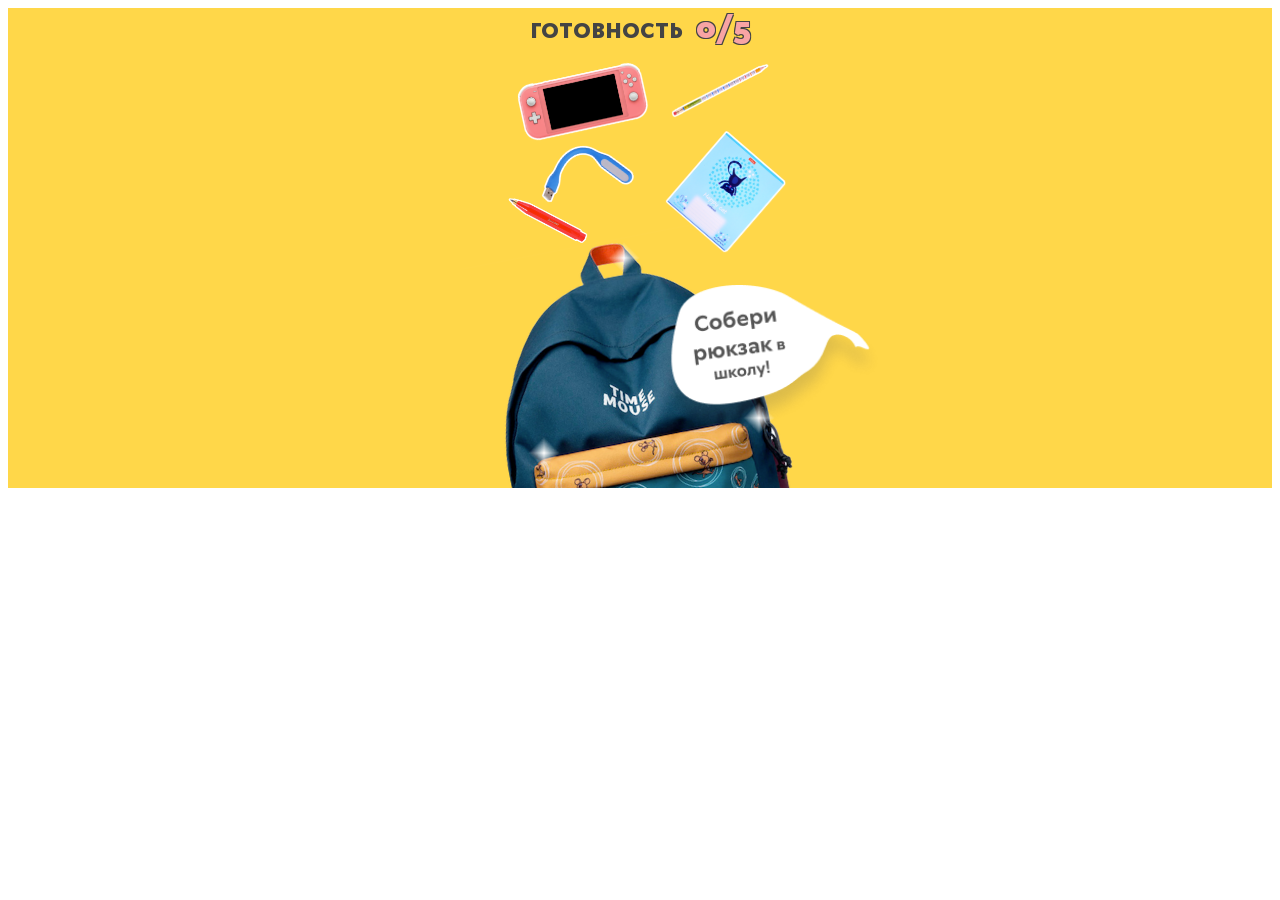
<file: index.html>
<!DOCTYPE html>
<html lang="ru">

<head>
    <meta charset="UTF-8">
    <meta http-equiv="X-UA-Compatible" content="IE=edge">
    <meta name="viewport" content="width=device-width, initial-scale=1.0">
    <title>Mini-game</title>
    <link rel="stylesheet" href="css/style.css">
    <script defer src="main.js"></script>
</head>

<body>
    <div id="game"></div>
</body>

</html>
</file>
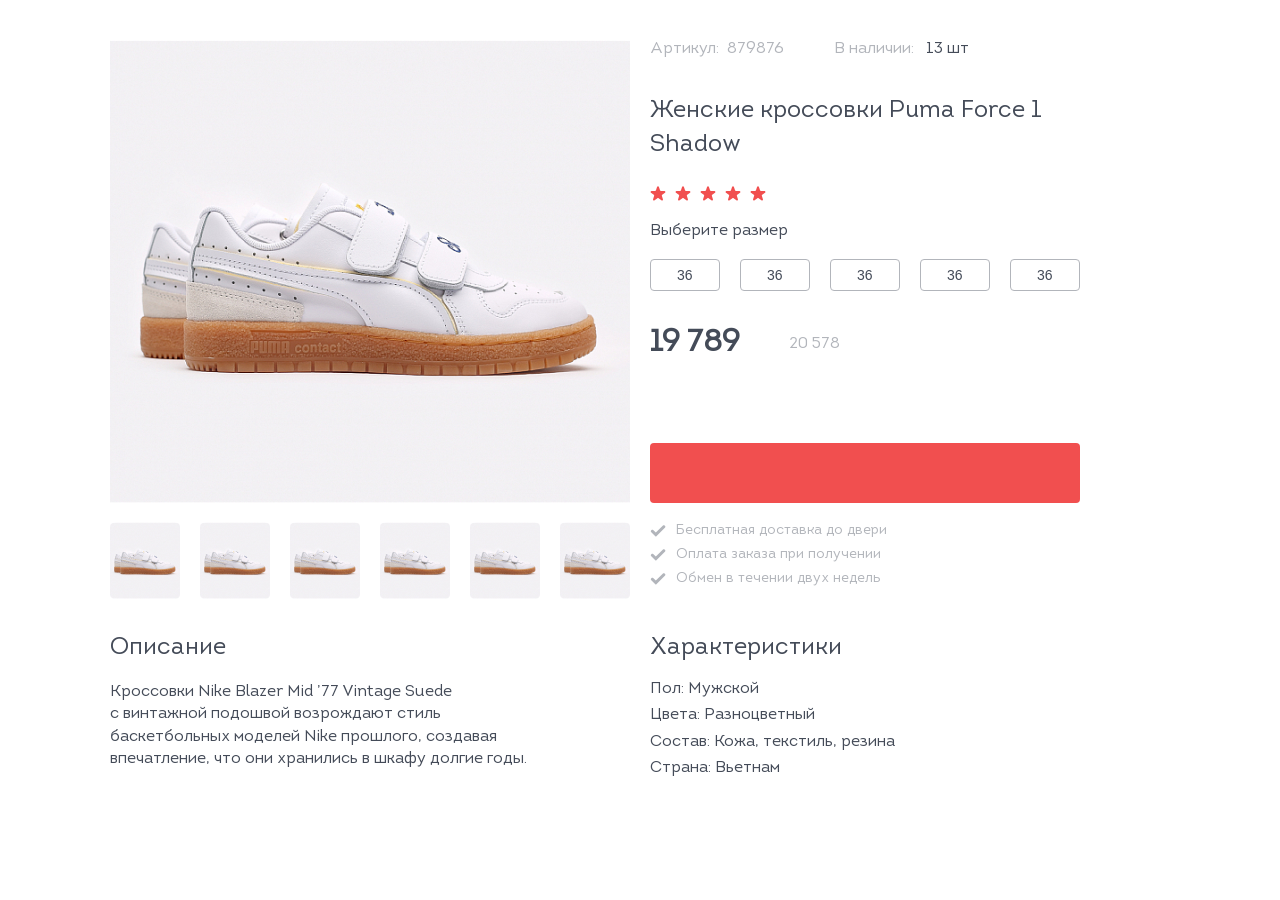
<file: SneakMax YouTube/index.html>
<!DOCTYPE html>
<html lang="ru">

<head>
    <meta charset="UTF-8">
    <meta http-equiv="X-UA-Compatible" content="IE=edge">
    <meta name="viewport" content="width=device-width, initial-scale=1.0">
    <title>SneakMax YouTube</title>
    <link rel="stylesheet" href="css/normalize.css">
    <link rel="stylesheet" href="css/style.css">
</head>

<body>

    <div class="container">

        <article class="product">

            <div class="product__left">
                <img class="product__photo" src="img/sneakers_photo.jpg" alt="Фото товара">
                <ul class="product__colors">
                    <li class="product__colors-item">
                        <img class="product__colors-photo" src="img/sneakers_color_photo.jpg" alt="Цвет товара">
                    </li>
                    <li class="product__colors-item">
                        <img class="product__colors-photo" src="img/sneakers_color_photo.jpg" alt="Цвет товара">
                    </li>
                    <li class="product__colors-item">
                        <img class="product__colors-photo" src="img/sneakers_color_photo.jpg" alt="Цвет товара">
                    </li>
                    <li class="product__colors-item">
                        <img class="product__colors-photo" src="img/sneakers_color_photo.jpg" alt="Цвет товара">
                    </li>
                    <li class="product__colors-item">
                        <img class="product__colors-photo" src="img/sneakers_color_photo.jpg" alt="Цвет товара">
                    </li>
                    <li class="product__colors-item">
                        <img class="product__colors-photo" src="img/sneakers_color_photo.jpg" alt="Цвет товара">
                    </li>
                </ul>
                <div class="product__overview">
                    <h2 class="product__overview-heading">
                        Описание
                    </h2>
                    <p class="product__overview-text">
                        Кроссовки Nike Blazer Mid &rsquo;77 Vintage Suede с&nbsp;винтажной подошвой возрождают стиль
                        баскетбольных
                        моделей Nike прошлого, создавая впечатление, что они хранились в&nbsp;шкафу долгие годы.
                    </p>
                </div>
            </div>

            <div class="product__right">
                <div class="product__article">
                    <p class="product__article-number">
                        Артикул:&nbsp;&nbsp;879876
                    </p>
                    <p class="product__article-text">
                        В наличии:&nbsp;&nbsp; <span>13 шт</span>
                    </p>
                </div>
                <h1 class="product__heading">
                    Женские кроссовки Puma Force&nbsp;1 Shadow
                </h1>
                <ul class="product__rate">
                    <li class="product__rate-item">
                        <svg class="star-icon" width="16" height="15" viewBox="0 0 16 15" fill="none"
                            xmlns="http://www.w3.org/2000/svg">
                            <path
                                d="M7.04894 0.92705C7.3483 0.00573921 8.6517 0.00573969 8.95106 0.92705L10.0206 4.21885C10.1545 4.63087 10.5385 4.90983 10.9717 4.90983H14.4329C15.4016 4.90983 15.8044 6.14945 15.0207 6.71885L12.2205 8.75329C11.87 9.00793 11.7234 9.4593 11.8572 9.87132L12.9268 13.1631C13.2261 14.0844 12.1717 14.8506 11.388 14.2812L8.58778 12.2467C8.2373 11.9921 7.7627 11.9921 7.41221 12.2467L4.61204 14.2812C3.82833 14.8506 2.77385 14.0844 3.0732 13.1631L4.14277 9.87132C4.27665 9.4593 4.12999 9.00793 3.7795 8.75329L0.979333 6.71885C0.195619 6.14945 0.598395 4.90983 1.56712 4.90983H5.02832C5.46154 4.90983 5.8455 4.63087 5.97937 4.21885L7.04894 0.92705Z"
                                fill="#F14F4F" />
                        </svg>
                    </li>
                    <li class="product__rate-item">
                        <svg class="star-icon" width="16" height="15" viewBox="0 0 16 15" fill="none"
                            xmlns="http://www.w3.org/2000/svg">
                            <path
                                d="M7.04894 0.92705C7.3483 0.00573921 8.6517 0.00573969 8.95106 0.92705L10.0206 4.21885C10.1545 4.63087 10.5385 4.90983 10.9717 4.90983H14.4329C15.4016 4.90983 15.8044 6.14945 15.0207 6.71885L12.2205 8.75329C11.87 9.00793 11.7234 9.4593 11.8572 9.87132L12.9268 13.1631C13.2261 14.0844 12.1717 14.8506 11.388 14.2812L8.58778 12.2467C8.2373 11.9921 7.7627 11.9921 7.41221 12.2467L4.61204 14.2812C3.82833 14.8506 2.77385 14.0844 3.0732 13.1631L4.14277 9.87132C4.27665 9.4593 4.12999 9.00793 3.7795 8.75329L0.979333 6.71885C0.195619 6.14945 0.598395 4.90983 1.56712 4.90983H5.02832C5.46154 4.90983 5.8455 4.63087 5.97937 4.21885L7.04894 0.92705Z"
                                fill="#F14F4F" />
                        </svg>
                    </li>
                    <li class="product__rate-item">
                        <svg class="star-icon" width="16" height="15" viewBox="0 0 16 15" fill="none"
                            xmlns="http://www.w3.org/2000/svg">
                            <path
                                d="M7.04894 0.92705C7.3483 0.00573921 8.6517 0.00573969 8.95106 0.92705L10.0206 4.21885C10.1545 4.63087 10.5385 4.90983 10.9717 4.90983H14.4329C15.4016 4.90983 15.8044 6.14945 15.0207 6.71885L12.2205 8.75329C11.87 9.00793 11.7234 9.4593 11.8572 9.87132L12.9268 13.1631C13.2261 14.0844 12.1717 14.8506 11.388 14.2812L8.58778 12.2467C8.2373 11.9921 7.7627 11.9921 7.41221 12.2467L4.61204 14.2812C3.82833 14.8506 2.77385 14.0844 3.0732 13.1631L4.14277 9.87132C4.27665 9.4593 4.12999 9.00793 3.7795 8.75329L0.979333 6.71885C0.195619 6.14945 0.598395 4.90983 1.56712 4.90983H5.02832C5.46154 4.90983 5.8455 4.63087 5.97937 4.21885L7.04894 0.92705Z"
                                fill="#F14F4F" />
                        </svg>
                    </li>
                    <li class="product__rate-item">
                        <svg class="star-icon" width="16" height="15" viewBox="0 0 16 15" fill="none"
                            xmlns="http://www.w3.org/2000/svg">
                            <path
                                d="M7.04894 0.92705C7.3483 0.00573921 8.6517 0.00573969 8.95106 0.92705L10.0206 4.21885C10.1545 4.63087 10.5385 4.90983 10.9717 4.90983H14.4329C15.4016 4.90983 15.8044 6.14945 15.0207 6.71885L12.2205 8.75329C11.87 9.00793 11.7234 9.4593 11.8572 9.87132L12.9268 13.1631C13.2261 14.0844 12.1717 14.8506 11.388 14.2812L8.58778 12.2467C8.2373 11.9921 7.7627 11.9921 7.41221 12.2467L4.61204 14.2812C3.82833 14.8506 2.77385 14.0844 3.0732 13.1631L4.14277 9.87132C4.27665 9.4593 4.12999 9.00793 3.7795 8.75329L0.979333 6.71885C0.195619 6.14945 0.598395 4.90983 1.56712 4.90983H5.02832C5.46154 4.90983 5.8455 4.63087 5.97937 4.21885L7.04894 0.92705Z"
                                fill="#F14F4F" />
                        </svg>
                    </li>
                    <li class="product__rate-item">
                        <svg class="star-icon" width="16" height="15" viewBox="0 0 16 15" fill="none"
                            xmlns="http://www.w3.org/2000/svg">
                            <path
                                d="M7.04894 0.92705C7.3483 0.00573921 8.6517 0.00573969 8.95106 0.92705L10.0206 4.21885C10.1545 4.63087 10.5385 4.90983 10.9717 4.90983H14.4329C15.4016 4.90983 15.8044 6.14945 15.0207 6.71885L12.2205 8.75329C11.87 9.00793 11.7234 9.4593 11.8572 9.87132L12.9268 13.1631C13.2261 14.0844 12.1717 14.8506 11.388 14.2812L8.58778 12.2467C8.2373 11.9921 7.7627 11.9921 7.41221 12.2467L4.61204 14.2812C3.82833 14.8506 2.77385 14.0844 3.0732 13.1631L4.14277 9.87132C4.27665 9.4593 4.12999 9.00793 3.7795 8.75329L0.979333 6.71885C0.195619 6.14945 0.598395 4.90983 1.56712 4.90983H5.02832C5.46154 4.90983 5.8455 4.63087 5.97937 4.21885L7.04894 0.92705Z"
                                fill="#F14F4F" />
                        </svg>
                    </li>
                </ul>
                <p class="product__size-choosing">
                    Выберите размер
                </p>
                <ul class="product__size">
                    <li class="product__size-item">
                        <button class="size-btn">
                            36
                        </button>
                    </li>
                    <li class="product__size-item">
                        <button class="size-btn">
                            36
                        </button>
                    </li>
                    <li class="product__size-item">
                        <button class="size-btn">
                            36
                        </button>
                    </li>
                    <li class="product__size-item">
                        <button class="size-btn">
                            36
                        </button>
                    </li>
                    <li class="product__size-item">
                        <button class="size-btn">
                            36
                        </button>
                    </li>
                </ul>
                <div class="product__price">
                    <p class="product__price-actual">19&nbsp;789</p>
                    <p class="product__price-old">20&nbsp;578</p>
                </div>
                <button class="btn"></button>
                <ul class="product__advantages">
                    <li class="product__advantages-item">
                        <svg class="check-icon" width="16" height="12" viewBox="0 0 16 12" fill="none"
                            xmlns="http://www.w3.org/2000/svg">
                            <path
                                d="M6.35996 11.3038C6.21972 11.4442 6.02847 11.5227 5.82972 11.5227C5.63097 11.5227 5.43972 11.4442 5.29947 11.3038L1.06498 7.08415C0.625477 6.64627 0.625477 5.9364 1.06498 5.49927L1.59522 4.97098C2.03472 4.5331 2.74647 4.5331 3.18597 4.97098L5.82972 7.60497L12.9735 0.487588C13.4129 0.0497102 14.1254 0.0497102 14.5642 0.487588L15.0944 1.01588C15.5339 1.45376 15.5339 2.16363 15.0944 2.60076L6.35996 11.3038Z"
                                fill="#B2B5BB" />
                        </svg>
                        <p class="product__advantages-text">
                            Бесплатная доставка до&nbsp;двери
                        </p>
                    </li>
                    <li class="product__advantages-item">
                        <svg class="check-icon" width="16" height="12" viewBox="0 0 16 12" fill="none"
                            xmlns="http://www.w3.org/2000/svg">
                            <path
                                d="M6.35996 11.3038C6.21972 11.4442 6.02847 11.5227 5.82972 11.5227C5.63097 11.5227 5.43972 11.4442 5.29947 11.3038L1.06498 7.08415C0.625477 6.64627 0.625477 5.9364 1.06498 5.49927L1.59522 4.97098C2.03472 4.5331 2.74647 4.5331 3.18597 4.97098L5.82972 7.60497L12.9735 0.487588C13.4129 0.0497102 14.1254 0.0497102 14.5642 0.487588L15.0944 1.01588C15.5339 1.45376 15.5339 2.16363 15.0944 2.60076L6.35996 11.3038Z"
                                fill="#B2B5BB" />
                        </svg>
                        <p class="product__advantages-text">
                            Оплата заказа при получении
                        </p>
                    </li>
                    <li class="product__advantages-item">
                        <svg class="check-icon" width="16" height="12" viewBox="0 0 16 12" fill="none"
                            xmlns="http://www.w3.org/2000/svg">
                            <path
                                d="M6.35996 11.3038C6.21972 11.4442 6.02847 11.5227 5.82972 11.5227C5.63097 11.5227 5.43972 11.4442 5.29947 11.3038L1.06498 7.08415C0.625477 6.64627 0.625477 5.9364 1.06498 5.49927L1.59522 4.97098C2.03472 4.5331 2.74647 4.5331 3.18597 4.97098L5.82972 7.60497L12.9735 0.487588C13.4129 0.0497102 14.1254 0.0497102 14.5642 0.487588L15.0944 1.01588C15.5339 1.45376 15.5339 2.16363 15.0944 2.60076L6.35996 11.3038Z"
                                fill="#B2B5BB" />
                        </svg>
                        <p class="product__advantages-text">
                            Обмен в&nbsp;течении двух недель
                        </p>
                    </li>
                </ul>
                <div class="product__characters">
                    <h2 class="product__characters-heading">
                        Характеристики
                    </h2>
                    <ul class="product__characters-list">
                        <li class="product__characters-item">
                            <p class="product__characters-text">Пол: Мужской</p>
                        </li>
                        <li class="product__characters-item">
                            <p class="product__characters-text">Цвета: Разноцветный</p>
                        </li>
                        <li class="product__characters-item">
                            <p class="product__characters-text">Состав: Кожа, текстиль, резина</p>
                        </li>
                        <li class="product__characters-item">
                            <p class="product__characters-text">Страна: Вьетнам</p>
                        </li>
                    </ul>
                </div>
            </div>

        </article>

    </div>

</body>

</html>
</file>
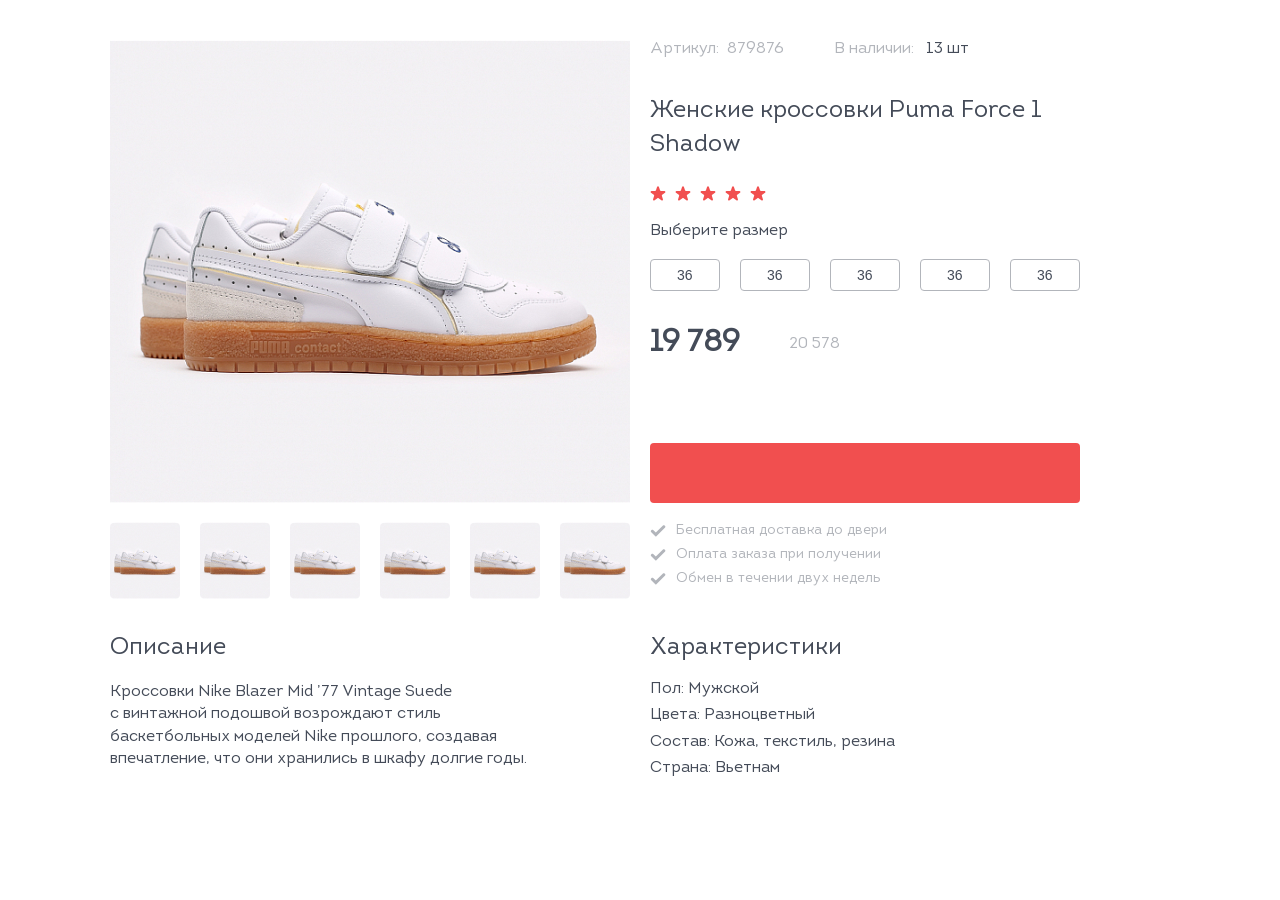
<file: SneakMax YouTube/flexbox.html>
<!DOCTYPE html>
<html lang="ru">

<head>
    <meta charset="UTF-8">
    <meta http-equiv="X-UA-Compatible" content="IE=edge">
    <meta name="viewport" content="width=device-width, initial-scale=1.0">
    <title>SneakMax YouTube</title>
    <link rel="stylesheet" href="css/normalize.css">
    <link rel="stylesheet" href="css/flexbox.css">
</head>

<body>

    <div class="container">

        <article class="product">

            <div class="product__left">
                <img class="product__photo" src="img/sneakers_photo.jpg" alt="Фото товара">
                <ul class="product__colors">
                    <li class="product__colors-item">
                        <img class="product__colors-photo" src="img/sneakers_color_photo.jpg" alt="Цвет товара">
                    </li>
                    <li class="product__colors-item">
                        <img class="product__colors-photo" src="img/sneakers_color_photo.jpg" alt="Цвет товара">
                    </li>
                    <li class="product__colors-item">
                        <img class="product__colors-photo" src="img/sneakers_color_photo.jpg" alt="Цвет товара">
                    </li>
                    <li class="product__colors-item">
                        <img class="product__colors-photo" src="img/sneakers_color_photo.jpg" alt="Цвет товара">
                    </li>
                    <li class="product__colors-item">
                        <img class="product__colors-photo" src="img/sneakers_color_photo.jpg" alt="Цвет товара">
                    </li>
                    <li class="product__colors-item">
                        <img class="product__colors-photo" src="img/sneakers_color_photo.jpg" alt="Цвет товара">
                    </li>
                </ul>
                <div class="product__overview">
                    <h2 class="product__overview-heading">
                        Описание
                    </h2>
                    <p class="product__overview-text">
                        Кроссовки Nike Blazer Mid &rsquo;77 Vintage Suede с&nbsp;винтажной подошвой возрождают стиль
                        баскетбольных
                        моделей Nike прошлого, создавая впечатление, что они хранились в&nbsp;шкафу долгие годы.
                    </p>
                </div>
            </div>

            <div class="product__right">
                <div class="product__article">
                    <p class="product__article-number">
                        Артикул:&nbsp;&nbsp;879876
                    </p>
                    <p class="product__article-text">
                        В наличии:&nbsp;&nbsp; <span>13 шт</span>
                    </p>
                </div>
                <h1 class="product__heading">
                    Женские кроссовки Puma Force&nbsp;1 Shadow
                </h1>
                <ul class="product__rate">
                    <li class="product__rate-item">
                        <svg class="star-icon" width="16" height="15" viewBox="0 0 16 15" fill="none"
                            xmlns="http://www.w3.org/2000/svg">
                            <path
                                d="M7.04894 0.92705C7.3483 0.00573921 8.6517 0.00573969 8.95106 0.92705L10.0206 4.21885C10.1545 4.63087 10.5385 4.90983 10.9717 4.90983H14.4329C15.4016 4.90983 15.8044 6.14945 15.0207 6.71885L12.2205 8.75329C11.87 9.00793 11.7234 9.4593 11.8572 9.87132L12.9268 13.1631C13.2261 14.0844 12.1717 14.8506 11.388 14.2812L8.58778 12.2467C8.2373 11.9921 7.7627 11.9921 7.41221 12.2467L4.61204 14.2812C3.82833 14.8506 2.77385 14.0844 3.0732 13.1631L4.14277 9.87132C4.27665 9.4593 4.12999 9.00793 3.7795 8.75329L0.979333 6.71885C0.195619 6.14945 0.598395 4.90983 1.56712 4.90983H5.02832C5.46154 4.90983 5.8455 4.63087 5.97937 4.21885L7.04894 0.92705Z"
                                fill="#F14F4F" />
                        </svg>
                    </li>
                    <li class="product__rate-item">
                        <svg class="star-icon" width="16" height="15" viewBox="0 0 16 15" fill="none"
                            xmlns="http://www.w3.org/2000/svg">
                            <path
                                d="M7.04894 0.92705C7.3483 0.00573921 8.6517 0.00573969 8.95106 0.92705L10.0206 4.21885C10.1545 4.63087 10.5385 4.90983 10.9717 4.90983H14.4329C15.4016 4.90983 15.8044 6.14945 15.0207 6.71885L12.2205 8.75329C11.87 9.00793 11.7234 9.4593 11.8572 9.87132L12.9268 13.1631C13.2261 14.0844 12.1717 14.8506 11.388 14.2812L8.58778 12.2467C8.2373 11.9921 7.7627 11.9921 7.41221 12.2467L4.61204 14.2812C3.82833 14.8506 2.77385 14.0844 3.0732 13.1631L4.14277 9.87132C4.27665 9.4593 4.12999 9.00793 3.7795 8.75329L0.979333 6.71885C0.195619 6.14945 0.598395 4.90983 1.56712 4.90983H5.02832C5.46154 4.90983 5.8455 4.63087 5.97937 4.21885L7.04894 0.92705Z"
                                fill="#F14F4F" />
                        </svg>
                    </li>
                    <li class="product__rate-item">
                        <svg class="star-icon" width="16" height="15" viewBox="0 0 16 15" fill="none"
                            xmlns="http://www.w3.org/2000/svg">
                            <path
                                d="M7.04894 0.92705C7.3483 0.00573921 8.6517 0.00573969 8.95106 0.92705L10.0206 4.21885C10.1545 4.63087 10.5385 4.90983 10.9717 4.90983H14.4329C15.4016 4.90983 15.8044 6.14945 15.0207 6.71885L12.2205 8.75329C11.87 9.00793 11.7234 9.4593 11.8572 9.87132L12.9268 13.1631C13.2261 14.0844 12.1717 14.8506 11.388 14.2812L8.58778 12.2467C8.2373 11.9921 7.7627 11.9921 7.41221 12.2467L4.61204 14.2812C3.82833 14.8506 2.77385 14.0844 3.0732 13.1631L4.14277 9.87132C4.27665 9.4593 4.12999 9.00793 3.7795 8.75329L0.979333 6.71885C0.195619 6.14945 0.598395 4.90983 1.56712 4.90983H5.02832C5.46154 4.90983 5.8455 4.63087 5.97937 4.21885L7.04894 0.92705Z"
                                fill="#F14F4F" />
                        </svg>
                    </li>
                    <li class="product__rate-item">
                        <svg class="star-icon" width="16" height="15" viewBox="0 0 16 15" fill="none"
                            xmlns="http://www.w3.org/2000/svg">
                            <path
                                d="M7.04894 0.92705C7.3483 0.00573921 8.6517 0.00573969 8.95106 0.92705L10.0206 4.21885C10.1545 4.63087 10.5385 4.90983 10.9717 4.90983H14.4329C15.4016 4.90983 15.8044 6.14945 15.0207 6.71885L12.2205 8.75329C11.87 9.00793 11.7234 9.4593 11.8572 9.87132L12.9268 13.1631C13.2261 14.0844 12.1717 14.8506 11.388 14.2812L8.58778 12.2467C8.2373 11.9921 7.7627 11.9921 7.41221 12.2467L4.61204 14.2812C3.82833 14.8506 2.77385 14.0844 3.0732 13.1631L4.14277 9.87132C4.27665 9.4593 4.12999 9.00793 3.7795 8.75329L0.979333 6.71885C0.195619 6.14945 0.598395 4.90983 1.56712 4.90983H5.02832C5.46154 4.90983 5.8455 4.63087 5.97937 4.21885L7.04894 0.92705Z"
                                fill="#F14F4F" />
                        </svg>
                    </li>
                    <li class="product__rate-item">
                        <svg class="star-icon" width="16" height="15" viewBox="0 0 16 15" fill="none"
                            xmlns="http://www.w3.org/2000/svg">
                            <path
                                d="M7.04894 0.92705C7.3483 0.00573921 8.6517 0.00573969 8.95106 0.92705L10.0206 4.21885C10.1545 4.63087 10.5385 4.90983 10.9717 4.90983H14.4329C15.4016 4.90983 15.8044 6.14945 15.0207 6.71885L12.2205 8.75329C11.87 9.00793 11.7234 9.4593 11.8572 9.87132L12.9268 13.1631C13.2261 14.0844 12.1717 14.8506 11.388 14.2812L8.58778 12.2467C8.2373 11.9921 7.7627 11.9921 7.41221 12.2467L4.61204 14.2812C3.82833 14.8506 2.77385 14.0844 3.0732 13.1631L4.14277 9.87132C4.27665 9.4593 4.12999 9.00793 3.7795 8.75329L0.979333 6.71885C0.195619 6.14945 0.598395 4.90983 1.56712 4.90983H5.02832C5.46154 4.90983 5.8455 4.63087 5.97937 4.21885L7.04894 0.92705Z"
                                fill="#F14F4F" />
                        </svg>
                    </li>
                </ul>
                <p class="product__size-choosing">
                    Выберите размер
                </p>
                <ul class="product__size">
                    <li class="product__size-item">
                        <button class="size-btn">
                            36
                        </button>
                    </li>
                    <li class="product__size-item">
                        <button class="size-btn">
                            36
                        </button>
                    </li>
                    <li class="product__size-item">
                        <button class="size-btn">
                            36
                        </button>
                    </li>
                    <li class="product__size-item">
                        <button class="size-btn">
                            36
                        </button>
                    </li>
                    <li class="product__size-item">
                        <button class="size-btn">
                            36
                        </button>
                    </li>
                </ul>
                <div class="product__price">
                    <p class="product__price-actual">19&nbsp;789</p>
                    <p class="product__price-old">20&nbsp;578</p>
                </div>
                <button class="btn"></button>
                <ul class="product__advantages">
                    <li class="product__advantages-item">
                        <svg class="check-icon" width="16" height="12" viewBox="0 0 16 12" fill="none"
                            xmlns="http://www.w3.org/2000/svg">
                            <path
                                d="M6.35996 11.3038C6.21972 11.4442 6.02847 11.5227 5.82972 11.5227C5.63097 11.5227 5.43972 11.4442 5.29947 11.3038L1.06498 7.08415C0.625477 6.64627 0.625477 5.9364 1.06498 5.49927L1.59522 4.97098C2.03472 4.5331 2.74647 4.5331 3.18597 4.97098L5.82972 7.60497L12.9735 0.487588C13.4129 0.0497102 14.1254 0.0497102 14.5642 0.487588L15.0944 1.01588C15.5339 1.45376 15.5339 2.16363 15.0944 2.60076L6.35996 11.3038Z"
                                fill="#B2B5BB" />
                        </svg>
                        <p class="product__advantages-text">
                            Бесплатная доставка до&nbsp;двери
                        </p>
                    </li>
                    <li class="product__advantages-item">
                        <svg class="check-icon" width="16" height="12" viewBox="0 0 16 12" fill="none"
                            xmlns="http://www.w3.org/2000/svg">
                            <path
                                d="M6.35996 11.3038C6.21972 11.4442 6.02847 11.5227 5.82972 11.5227C5.63097 11.5227 5.43972 11.4442 5.29947 11.3038L1.06498 7.08415C0.625477 6.64627 0.625477 5.9364 1.06498 5.49927L1.59522 4.97098C2.03472 4.5331 2.74647 4.5331 3.18597 4.97098L5.82972 7.60497L12.9735 0.487588C13.4129 0.0497102 14.1254 0.0497102 14.5642 0.487588L15.0944 1.01588C15.5339 1.45376 15.5339 2.16363 15.0944 2.60076L6.35996 11.3038Z"
                                fill="#B2B5BB" />
                        </svg>
                        <p class="product__advantages-text">
                            Оплата заказа при получении
                        </p>
                    </li>
                    <li class="product__advantages-item">
                        <svg class="check-icon" width="16" height="12" viewBox="0 0 16 12" fill="none"
                            xmlns="http://www.w3.org/2000/svg">
                            <path
                                d="M6.35996 11.3038C6.21972 11.4442 6.02847 11.5227 5.82972 11.5227C5.63097 11.5227 5.43972 11.4442 5.29947 11.3038L1.06498 7.08415C0.625477 6.64627 0.625477 5.9364 1.06498 5.49927L1.59522 4.97098C2.03472 4.5331 2.74647 4.5331 3.18597 4.97098L5.82972 7.60497L12.9735 0.487588C13.4129 0.0497102 14.1254 0.0497102 14.5642 0.487588L15.0944 1.01588C15.5339 1.45376 15.5339 2.16363 15.0944 2.60076L6.35996 11.3038Z"
                                fill="#B2B5BB" />
                        </svg>
                        <p class="product__advantages-text">
                            Обмен в&nbsp;течении двух недель
                        </p>
                    </li>
                </ul>
                <div class="product__characters">
                    <h2 class="product__characters-heading">
                        Характеристики
                    </h2>
                    <ul class="product__characters-list">
                        <li class="product__characters-item">
                            <p class="product__characters-text">Пол: Мужской</p>
                        </li>
                        <li class="product__characters-item">
                            <p class="product__characters-text">Цвета: Разноцветный</p>
                        </li>
                        <li class="product__characters-item">
                            <p class="product__characters-text">Состав: Кожа, текстиль, резина</p>
                        </li>
                        <li class="product__characters-item">
                            <p class="product__characters-text">Страна: Вьетнам</p>
                        </li>
                    </ul>
                </div>
            </div>

        </article>

    </div>

</body>

</html>
</file>
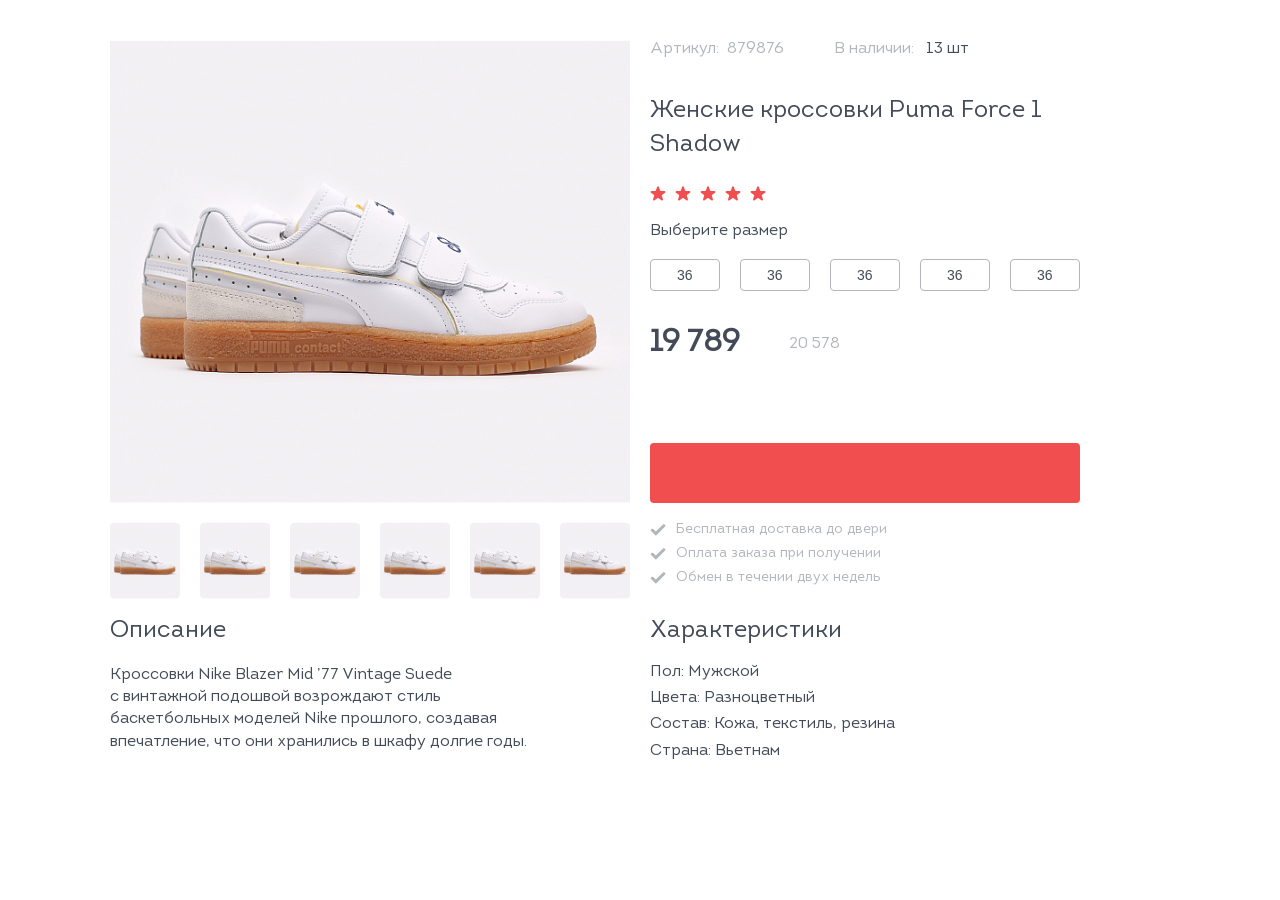
<file: SneakMax YouTube/grid.html>
<!DOCTYPE html>
<html lang="ru">

<head>
    <meta charset="UTF-8">
    <meta http-equiv="X-UA-Compatible" content="IE=edge">
    <meta name="viewport" content="width=device-width, initial-scale=1.0">
    <title>SneakMax YouTube</title>
    <link rel="stylesheet" href="css/normalize.css">
    <link rel="stylesheet" href="css/grid.css">
</head>

<body>

<div class="grid">
    <div class="grid-item">
        <img class="product__photo" src="img/sneakers_photo.jpg" alt="Фото товара">
    </div>
    <div class="grid-item">
        <div class="product__article">
            <p class="product__article-number">
                Артикул:&nbsp;&nbsp;879876
            </p>
            <p class="product__article-text">
                В наличии:&nbsp;&nbsp; <span>13 шт</span>
            </p>
        </div>
        <h1 class="product__heading">
            Женские кроссовки Puma Force&nbsp;1 Shadow
        </h1>
        <ul class="product__rate">
            <li class="product__rate-item">
                <svg class="star-icon" width="16" height="15" viewBox="0 0 16 15" fill="none"
                    xmlns="http://www.w3.org/2000/svg">
                    <path
                        d="M7.04894 0.92705C7.3483 0.00573921 8.6517 0.00573969 8.95106 0.92705L10.0206 4.21885C10.1545 4.63087 10.5385 4.90983 10.9717 4.90983H14.4329C15.4016 4.90983 15.8044 6.14945 15.0207 6.71885L12.2205 8.75329C11.87 9.00793 11.7234 9.4593 11.8572 9.87132L12.9268 13.1631C13.2261 14.0844 12.1717 14.8506 11.388 14.2812L8.58778 12.2467C8.2373 11.9921 7.7627 11.9921 7.41221 12.2467L4.61204 14.2812C3.82833 14.8506 2.77385 14.0844 3.0732 13.1631L4.14277 9.87132C4.27665 9.4593 4.12999 9.00793 3.7795 8.75329L0.979333 6.71885C0.195619 6.14945 0.598395 4.90983 1.56712 4.90983H5.02832C5.46154 4.90983 5.8455 4.63087 5.97937 4.21885L7.04894 0.92705Z"
                        fill="#F14F4F" />
                </svg>
            </li>
            <li class="product__rate-item">
                <svg class="star-icon" width="16" height="15" viewBox="0 0 16 15" fill="none"
                    xmlns="http://www.w3.org/2000/svg">
                    <path
                        d="M7.04894 0.92705C7.3483 0.00573921 8.6517 0.00573969 8.95106 0.92705L10.0206 4.21885C10.1545 4.63087 10.5385 4.90983 10.9717 4.90983H14.4329C15.4016 4.90983 15.8044 6.14945 15.0207 6.71885L12.2205 8.75329C11.87 9.00793 11.7234 9.4593 11.8572 9.87132L12.9268 13.1631C13.2261 14.0844 12.1717 14.8506 11.388 14.2812L8.58778 12.2467C8.2373 11.9921 7.7627 11.9921 7.41221 12.2467L4.61204 14.2812C3.82833 14.8506 2.77385 14.0844 3.0732 13.1631L4.14277 9.87132C4.27665 9.4593 4.12999 9.00793 3.7795 8.75329L0.979333 6.71885C0.195619 6.14945 0.598395 4.90983 1.56712 4.90983H5.02832C5.46154 4.90983 5.8455 4.63087 5.97937 4.21885L7.04894 0.92705Z"
                        fill="#F14F4F" />
                </svg>
            </li>
            <li class="product__rate-item">
                <svg class="star-icon" width="16" height="15" viewBox="0 0 16 15" fill="none"
                    xmlns="http://www.w3.org/2000/svg">
                    <path
                        d="M7.04894 0.92705C7.3483 0.00573921 8.6517 0.00573969 8.95106 0.92705L10.0206 4.21885C10.1545 4.63087 10.5385 4.90983 10.9717 4.90983H14.4329C15.4016 4.90983 15.8044 6.14945 15.0207 6.71885L12.2205 8.75329C11.87 9.00793 11.7234 9.4593 11.8572 9.87132L12.9268 13.1631C13.2261 14.0844 12.1717 14.8506 11.388 14.2812L8.58778 12.2467C8.2373 11.9921 7.7627 11.9921 7.41221 12.2467L4.61204 14.2812C3.82833 14.8506 2.77385 14.0844 3.0732 13.1631L4.14277 9.87132C4.27665 9.4593 4.12999 9.00793 3.7795 8.75329L0.979333 6.71885C0.195619 6.14945 0.598395 4.90983 1.56712 4.90983H5.02832C5.46154 4.90983 5.8455 4.63087 5.97937 4.21885L7.04894 0.92705Z"
                        fill="#F14F4F" />
                </svg>
            </li>
            <li class="product__rate-item">
                <svg class="star-icon" width="16" height="15" viewBox="0 0 16 15" fill="none"
                    xmlns="http://www.w3.org/2000/svg">
                    <path
                        d="M7.04894 0.92705C7.3483 0.00573921 8.6517 0.00573969 8.95106 0.92705L10.0206 4.21885C10.1545 4.63087 10.5385 4.90983 10.9717 4.90983H14.4329C15.4016 4.90983 15.8044 6.14945 15.0207 6.71885L12.2205 8.75329C11.87 9.00793 11.7234 9.4593 11.8572 9.87132L12.9268 13.1631C13.2261 14.0844 12.1717 14.8506 11.388 14.2812L8.58778 12.2467C8.2373 11.9921 7.7627 11.9921 7.41221 12.2467L4.61204 14.2812C3.82833 14.8506 2.77385 14.0844 3.0732 13.1631L4.14277 9.87132C4.27665 9.4593 4.12999 9.00793 3.7795 8.75329L0.979333 6.71885C0.195619 6.14945 0.598395 4.90983 1.56712 4.90983H5.02832C5.46154 4.90983 5.8455 4.63087 5.97937 4.21885L7.04894 0.92705Z"
                        fill="#F14F4F" />
                </svg>
            </li>
            <li class="product__rate-item">
                <svg class="star-icon" width="16" height="15" viewBox="0 0 16 15" fill="none"
                    xmlns="http://www.w3.org/2000/svg">
                    <path
                        d="M7.04894 0.92705C7.3483 0.00573921 8.6517 0.00573969 8.95106 0.92705L10.0206 4.21885C10.1545 4.63087 10.5385 4.90983 10.9717 4.90983H14.4329C15.4016 4.90983 15.8044 6.14945 15.0207 6.71885L12.2205 8.75329C11.87 9.00793 11.7234 9.4593 11.8572 9.87132L12.9268 13.1631C13.2261 14.0844 12.1717 14.8506 11.388 14.2812L8.58778 12.2467C8.2373 11.9921 7.7627 11.9921 7.41221 12.2467L4.61204 14.2812C3.82833 14.8506 2.77385 14.0844 3.0732 13.1631L4.14277 9.87132C4.27665 9.4593 4.12999 9.00793 3.7795 8.75329L0.979333 6.71885C0.195619 6.14945 0.598395 4.90983 1.56712 4.90983H5.02832C5.46154 4.90983 5.8455 4.63087 5.97937 4.21885L7.04894 0.92705Z"
                        fill="#F14F4F" />
                </svg>
            </li>
        </ul>
        <p class="product__size-choosing">
            Выберите размер
        </p>
        <ul class="product__size">
            <li class="product__size-item">
                <button class="size-btn">
                    36
                </button>
            </li>
            <li class="product__size-item">
                <button class="size-btn">
                    36
                </button>
            </li>
            <li class="product__size-item">
                <button class="size-btn">
                    36
                </button>
            </li>
            <li class="product__size-item">
                <button class="size-btn">
                    36
                </button>
            </li>
            <li class="product__size-item">
                <button class="size-btn">
                    36
                </button>
            </li>
        </ul>
        <div class="product__price">
            <p class="product__price-actual">19&nbsp;789</p>
            <p class="product__price-old">20&nbsp;578</p>
        </div>
        <button class="btn"></button>
    </div>
    <div class="grid-item">
        <ul class="product__colors">
            <li class="product__colors-item">
                <img class="product__colors-photo" src="img/sneakers_color_photo.jpg" alt="Цвет товара">
            </li>
            <li class="product__colors-item">
                <img class="product__colors-photo" src="img/sneakers_color_photo.jpg" alt="Цвет товара">
            </li>
            <li class="product__colors-item">
                <img class="product__colors-photo" src="img/sneakers_color_photo.jpg" alt="Цвет товара">
            </li>
            <li class="product__colors-item">
                <img class="product__colors-photo" src="img/sneakers_color_photo.jpg" alt="Цвет товара">
            </li>
            <li class="product__colors-item">
                <img class="product__colors-photo" src="img/sneakers_color_photo.jpg" alt="Цвет товара">
            </li>
            <li class="product__colors-item">
                <img class="product__colors-photo" src="img/sneakers_color_photo.jpg" alt="Цвет товара">
            </li>
        </ul>
    </div>
    <div class="grid-item">
        <ul class="product__advantages">
            <li class="product__advantages-item">
                <svg class="check-icon" width="16" height="12" viewBox="0 0 16 12" fill="none"
                    xmlns="http://www.w3.org/2000/svg">
                    <path
                        d="M6.35996 11.3038C6.21972 11.4442 6.02847 11.5227 5.82972 11.5227C5.63097 11.5227 5.43972 11.4442 5.29947 11.3038L1.06498 7.08415C0.625477 6.64627 0.625477 5.9364 1.06498 5.49927L1.59522 4.97098C2.03472 4.5331 2.74647 4.5331 3.18597 4.97098L5.82972 7.60497L12.9735 0.487588C13.4129 0.0497102 14.1254 0.0497102 14.5642 0.487588L15.0944 1.01588C15.5339 1.45376 15.5339 2.16363 15.0944 2.60076L6.35996 11.3038Z"
                        fill="#B2B5BB" />
                </svg>
                <p class="product__advantages-text">
                    Бесплатная доставка до&nbsp;двери
                </p>
            </li>
            <li class="product__advantages-item">
                <svg class="check-icon" width="16" height="12" viewBox="0 0 16 12" fill="none"
                    xmlns="http://www.w3.org/2000/svg">
                    <path
                        d="M6.35996 11.3038C6.21972 11.4442 6.02847 11.5227 5.82972 11.5227C5.63097 11.5227 5.43972 11.4442 5.29947 11.3038L1.06498 7.08415C0.625477 6.64627 0.625477 5.9364 1.06498 5.49927L1.59522 4.97098C2.03472 4.5331 2.74647 4.5331 3.18597 4.97098L5.82972 7.60497L12.9735 0.487588C13.4129 0.0497102 14.1254 0.0497102 14.5642 0.487588L15.0944 1.01588C15.5339 1.45376 15.5339 2.16363 15.0944 2.60076L6.35996 11.3038Z"
                        fill="#B2B5BB" />
                </svg>
                <p class="product__advantages-text">
                    Оплата заказа при получении
                </p>
            </li>
            <li class="product__advantages-item">
                <svg class="check-icon" width="16" height="12" viewBox="0 0 16 12" fill="none"
                    xmlns="http://www.w3.org/2000/svg">
                    <path
                        d="M6.35996 11.3038C6.21972 11.4442 6.02847 11.5227 5.82972 11.5227C5.63097 11.5227 5.43972 11.4442 5.29947 11.3038L1.06498 7.08415C0.625477 6.64627 0.625477 5.9364 1.06498 5.49927L1.59522 4.97098C2.03472 4.5331 2.74647 4.5331 3.18597 4.97098L5.82972 7.60497L12.9735 0.487588C13.4129 0.0497102 14.1254 0.0497102 14.5642 0.487588L15.0944 1.01588C15.5339 1.45376 15.5339 2.16363 15.0944 2.60076L6.35996 11.3038Z"
                        fill="#B2B5BB" />
                </svg>
                <p class="product__advantages-text">
                    Обмен в&nbsp;течении двух недель
                </p>
            </li>
        </ul>
    </div>
    <div class="grid-item">
        <div class="product__overview">
            <h2 class="product__overview-heading">
                Описание
            </h2>
            <p class="product__overview-text">
                Кроссовки Nike Blazer Mid &rsquo;77 Vintage Suede с&nbsp;винтажной подошвой возрождают стиль
                баскетбольных
                моделей Nike прошлого, создавая впечатление, что они хранились в&nbsp;шкафу долгие годы.
            </p>
        </div>
    </div>
    <div class="grid-item">
        <div class="product__characters">
            <h2 class="product__characters-heading">
                Характеристики
            </h2>
            <ul class="product__characters-list">
                <li class="product__characters-item">
                    <p class="product__characters-text">Пол: Мужской</p>
                </li>
                <li class="product__characters-item">
                    <p class="product__characters-text">Цвета: Разноцветный</p>
                </li>
                <li class="product__characters-item">
                    <p class="product__characters-text">Состав: Кожа, текстиль, резина</p>
                </li>
                <li class="product__characters-item">
                    <p class="product__characters-text">Страна: Вьетнам</p>
                </li>
            </ul>
        </div>
    </div>
</div>

</body>

</html>
</file>
<file: css/style.css>
@font-face {
  font-family: 'TT Wellingtons';
  src: url('../fonts/TTWellingtons-Black.woff2') format('woff2');
  font-display: swap;
  font-style: normal;
}

:root {
  --font-family: 'TT Wellingtons', sans-serif;
}

* {
  box-sizing: border-box;
}

body {
  min-width: 320px;
  font-family: 'TTWellingtons';
}

.game-container {
  position: relative;
  display: flex;
  flex-direction: column;
  align-items: center;
  justify-content: flex-start;
  margin: 0 auto;
  height: 480px;
  background-color: #ffd749;
  overflow: hidden;
}

.game-counter {
  display: flex;
  align-items: baseline;
  margin-bottom: 10px;
  animation: fade-in 0.7s linear 1;
  animation-fill-mode: forwards;
}

.game-counter__text {
  margin-right: 13px;
  font-family: var(--font-family);
  font-weight: 900;
  font-size: 20px;
  text-align: center;
  color: #444;
}

.game-counter__meaning {
  font-family: var(--font-family);
  font-weight: 900;
  font-size: 30px;
  text-align: center;
  color: #f8a4a4;
  text-shadow: 1px 1px 0 #454444, -1px 1px 0 #454444, -1px -1px 0 #454444,
    1px -1px 0 #454444;
}

.game-items {
  position: relative;
  width: 278.67px;
  height: 194.96px;
}

.nintendo-img {
  position: absolute;
  display: block;
  top: 13px;
  left: 19px;
  width: 126px;
  height: 58px;
  background-image: url('../img/nintendo.png');
  background-size: contain;
  background-repeat: no-repeat;
  z-index: 10;
  animation: bounce-in-nintendo 1s ease 1;
  animation-fill-mode: forwards;
}

.nintendo-img:hover {
  cursor: pointer;
}

.pencil-img {
  position: absolute;
  display: block;
  top: -16px;
  left: 190px;
  width: 58px;
  height: 94px;
  background-image: url('../img/pencil.png');
  background-size: contain;
  background-repeat: no-repeat;
  z-index: 10;
  animation: bounce-in-pencil 1s ease 1;
  animation-fill-mode: forwards;
}

.pencil-img:hover {
  cursor: pointer;
}

.usb-img {
  position: absolute;
  display: block;
  top: 74px;
  left: 51px;
  width: 62px;
  height: 88px;
  background-image: url('../img/usb.png');
  background-size: contain;
  background-repeat: no-repeat;
  z-index: 10;
  animation: bounce-in-usb 1s ease 1;
  animation-fill-mode: forwards;
}

.usb-img:hover {
  cursor: pointer;
}

.notebook-img {
  position: absolute;
  display: block;
  top: 85px;
  left: 185px;
  width: 80px;
  height: 94px;
  background-image: url('../img/notebook.png');
  background-size: contain;
  background-repeat: no-repeat;
  z-index: 10;
  animation: bounce-in-notebook 1s ease 1;
  animation-fill-mode: forwards;
}

.notebook-img:hover {
  cursor: pointer;
}

.pen-img {
  position: absolute;
  display: block;
  top: 122px;
  left: 23px;
  width: 48px;
  height: 77px;
  background-image: url('../img/pen.png');
  background-size: contain;
  background-repeat: no-repeat;
  z-index: 10;
  animation: bounce-in-pen 1s ease 1;
  animation-fill-mode: forwards;
}

.pen-img:hover {
  cursor: pointer;
}

.clicked-item {
  opacity: 0.2;
  pointer-events: none;
  cursor: default;
}

.backpack-img {
  position: absolute;
  display: block;
  top: 120px;
  width: 292px;
  height: 383px;
  background-image: url('../img/backpack.png');
  background-size: contain;
  background-repeat: no-repeat;
  z-index: 0;
  animation: fade-inDown-backpack 1s ease 1;
  animation-fill-mode: forwards;
}

.backpack-img__reverse {
  position: absolute;
  display: block;
  top: 230px;
  width: 292px;
  height: 383px;
  background-image: url('../img/backpack.png');
  background-size: contain;
  background-repeat: no-repeat;
  z-index: 0;
  animation: fade-inUp-backpack 1s ease 1;
  animation-fill-mode: forwards;
}

.task-img {
  position: absolute;
  display: block;
  top: 225px;
  left: 155px;
  width: 290px;
  height: 150px;
  background-image: url('../img/task-text.png');
  background-size: contain;
  background-repeat: no-repeat;
  z-index: 1;
  animation: shake-task 1s ease 1;
  animation-fill-mode: forwards;
}

.blick1-img,
.blick2-img,
.blick3-img {
  position: absolute;
  display: block;
  width: 156px;
  height: 156px;
  background-image: url('../img/blick.png');
  background-size: contain;
  background-repeat: no-repeat;
  z-index: 3;
  animation: fade-in-blink 2s ease 1;
  animation-fill-mode: forwards;
}

.blick1-img {
  top: 120px;
  left: 45px;
}

.blick2-img {
  top: 315px;
  left: -35px;
}

.blick3-img {
  top: 280px;
  left: 180px;
}

.hidden {
  animation: fade-out 0.3s linear 1;
  animation-fill-mode: forwards;
}

.endgame-text {
  display: block;
  margin: 0 auto;
  margin-top: 25px;
  width: 178px;
  height: 84px;
  font-family: var(--font-family);
  font-weight: 900;
  font-size: 30px;
  text-align: center;
  color: #444;
  z-index: 35;
  animation: fade-in 0.7s linear 1;
  animation-fill-mode: forwards;
}

.restart-btn {
  position: absolute;
  padding: 10px 10px;
  top: 393px;
  border-radius: 10px;
  border: none;
  font-family: var(--font-family);
  font-weight: 900;
  font-size: 20px;
  text-align: center;
  color: #ffd749;
  text-shadow: 1px 1px 0 #000, -1px 1px 0 #000, -1px -1px 0 #000,
    1px -1px 0 #000;
  z-index: 30;
  animation: fade-inUp-btn 0.8s ease 1;
  animation-fill-mode: forwards;
}

.restart-btn:hover {
  cursor: pointer;
}



/* Анимации */

@keyframes bounce-in-nintendo {
  0% {
    opacity: 0;
    transform: scale(0.3);
  }
  50% {
    opacity: 1;
    transform: scale(1.05);
  }
  70% {
    transform: scale(0.9);
  }
  100% {
    transform: scale(1);
    transform: rotate(-12.21deg);
  }
}

@keyframes bounce-in-pencil {
  0% {
    opacity: 0;
    transform: scale(0.3);
  }
  50% {
    opacity: 1;
    transform: scale(1.05);
  }
  70% {
    transform: scale(0.9);
  }
  100% {
    transform: scale(1);
    transform: rotate(92.72deg);
  }
}

@keyframes bounce-in-usb {
  0% {
    opacity: 0;
    transform: scale(0.3);
  }
  50% {
    opacity: 1;
    transform: scale(1.05);
  }
  70% {
    transform: scale(0.9);
  }
  100% {
    transform: scale(1);
    transform: rotate(55.68deg);
  }
}

@keyframes bounce-in-notebook {
  0% {
    opacity: 0;
    transform: scale(0.3);
  }
  50% {
    opacity: 1;
    transform: scale(1.05);
  }
  70% {
    transform: scale(0.9);
  }
  100% {
    transform: scale(1);
    transform: rotate(40.82deg);
  }
}

@keyframes bounce-in-pen {
  0% {
    opacity: 0;
    transform: scale(0.3);
  }
  50% {
    opacity: 1;
    transform: scale(1.05);
    transform: rotate(117.55deg);
  }
  70% {
    transform: scale(0.9);
    transform: rotate(107.55deg);
  }
  100% {
    transform: scale(1);
    transform: rotate(87.55deg);
  }
}

@keyframes fade-inDown-backpack {
  0% {
    opacity: 0;
  }
  100% {
    opacity: 1;
    top: 230px;
    transform: rotate(-10.92deg);
  }
}

@keyframes fade-inUp-backpack {
  0% {
    scale: 0.9;
    transform: rotate(-10.92deg);
  }
  100% {
    transform: translateY(-110px);
  }
}

@keyframes shake-task {
  0% {
    opacity: 0;
  }
  50% {
    transform: rotate(-15deg);
  }
  100% {
    opacity: 1;
  }
}

@keyframes fade-out {
  from {
    opacity: 1;
  }
  to {
    opacity: 0;
  }
}

@keyframes fade-in {
  from {
    opacity: 0;
  }
  to {
    opacity: 1;
  }
}

@keyframes fade-inUp-btn {
  0% {
    transform: translateY(110px);
  }
  100% {
    transform: translateY(0);
  }
}

@keyframes fade-in-blink {
  0% {
    opacity: 0;
  }
  100% {
    opacity: 1;
  }
}
</file>
<file: SneakMax YouTube/css/style.css>
@font-face {
  font-family: 'Intro';
  src: url('../fonts/Intro-Book.woff') format('woff');
  font-display: swap;
  font-weight: 400;
  font-style: normal;
}

* {
  box-sizing: border-box;
}

body {
  min-width: 320px;
  font-family: 'Muller', 'OpenSans', sans-serif;
}

img {
  max-width: 100%;
}

h1,
h2,
p {
  margin: 0;
  font-family: 'Intro';
}

ul {
  padding: 0;
  margin: 0;
  list-style: none;
}

button {
  padding: 0;
  border: none;
  background-color: transparent;
  cursor: pointer;
}

.container {
  max-width: 1110px;
  margin: 0 auto;
}

:root {
  --accent: #f14f4f;
  --text: #444b58;
  --gray: #b2b5bb;
}

.product {
  display: flex;
  flex-direction: row;
  padding: 40px 25px;
}

.product__left {
  display: flex;
  flex-direction: column;
  margin-right: 20px;
  max-width: 520px;
}

.product__photo {
  margin-bottom: 19px;
}

.product__colors {
  display: flex;
  flex-direction: row;
  justify-content: space-between;
  margin-bottom: 32px;
}

.product__overview {
  width: 520px;
}

.product__overview-heading {
  margin-bottom: 18px;
  font-weight: 400;
  font-size: 24px;
  color: var(--text);
}

.product__overview-text {
  max-width: 430px;
  font-weight: 400;
  font-size: 16px;
  line-height: 140%;
  color: var(--text);
}

.product__right {
  display: flex;
  flex-direction: column;
  max-width: 430px;
}

.product__article {
  display: flex;
  flex-direction: row;
  margin-bottom: 37px;
}

.product__article-number {
  margin-right: 50px;
  font-weight: 400;
  font-size: 16px;
  color: var(--gray);
}

.product__article-text {
  font-weight: 400;
  font-size: 16px;
  color: var(--gray);
}

.product__article-text span {
  font-weight: 400;
  font-size: 16px;
  color: var(--text);
}

.product__heading {
  margin-bottom: 23px;
  font-weight: 400;
  font-size: 24px;
  line-height: 140%;
  color: var(--text);
}

.product__rate {
  display: flex;
  flex-direction: row;
  justify-content: space-between;
  margin-bottom: 17px;
  width: 116px;
}

.product__size-choosing {
  margin-bottom: 19px;
  font-weight: 400;
  font-size: 16px;
  color: var(--text);
}

.product__size {
  display: flex;
  flex-direction: row;
  justify-content: space-between;
  margin-bottom: 36px;
}

.size-btn {
  display: flex;
  align-items: center;
  border: 1px solid var(--gray);
  border-radius: 4px;
  padding: 10px 26px;
  width: 70px;
  height: 32px;
  font-weight: 400;
  font-size: 14px;
  color: var(--text);
}

.product__price {
  display: flex;
  flex-direction: row;
  align-items: center;
  margin-bottom: 81px;
}

.product__price-actual {
  margin-right: 50px;
  font-weight: 700;
  font-size: 30px;
  color: var(--text);
}

.product__price-old {
  font-weight: 400;
  font-size: 16px;
  color: var(--gray);
}

.btn {
  display: flex;
  align-items: center;
  margin-bottom: 20px;
  border-radius: 4px;
  padding: 22px 47px;
  width: 430px;
  height: 60px;
  background: var(--accent);
}

.product__advantages {
  margin-bottom: 48px;
}

.product__advantages-item {
  display: flex;
  flex-direction: row;
  align-items: center;
}

.product__advantages-item:not(:last-child) {
  margin-bottom: 8px;
}

.check-icon {
  margin-right: 10px;
}

.product__advantages-text {
  font-weight: 400;
  font-size: 14px;
  color: var(--gray);
}

.product__characters-heading {
  margin-bottom: 17px;
  font-weight: 400;
  font-size: 24px;
  color: var(--text);
}

.product__characters-item:not(:last-child) {
  margin-bottom: 8px;
}

.product__characters-text {
  font-weight: 400;
  font-size: 16px;
  color: var(--text);
}
</file>
<file: SneakMax YouTube/css/flexbox.css>
@font-face {
  font-family: 'Intro';
  src: url('../fonts/Intro-Book.woff') format('woff');
  font-display: swap;
  font-weight: 400;
  font-style: normal;
}

* {
  box-sizing: border-box;
}

body {
  min-width: 320px;
  font-family: 'Muller', 'OpenSans', sans-serif;
}

img {
  max-width: 100%;
}

h1,
h2,
p {
  margin: 0;
  font-family: 'Intro';
}

ul {
  padding: 0;
  margin: 0;
  list-style: none;
}

button {
  padding: 0;
  border: none;
  background-color: transparent;
  cursor: pointer;
}

.container {
  max-width: 1110px;
  margin: 0 auto;
}

:root {
  --accent: #f14f4f;
  --text: #444b58;
  --gray: #b2b5bb;
}

.product {
  display: flex;
  flex-direction: row;
  padding: 40px 25px;
}

.product__left {
  display: flex;
  flex-direction: column;
  margin-right: 20px;
  max-width: 520px;
}

.product__photo {
  margin-bottom: 19px;
}

.product__colors {
  display: flex;
  flex-direction: row;
  justify-content: space-between;
  margin-bottom: 32px;
}

.product__overview {
  width: 520px;
}

.product__overview-heading {
  margin-bottom: 18px;
  font-weight: 400;
  font-size: 24px;
  color: var(--text);
}

.product__overview-text {
  max-width: 430px;
  font-weight: 400;
  font-size: 16px;
  line-height: 140%;
  color: var(--text);
}

.product__right {
  display: flex;
  flex-direction: column;
  max-width: 430px;
}

.product__article {
  display: flex;
  flex-direction: row;
  margin-bottom: 37px;
}

.product__article-number {
  margin-right: 50px;
  font-weight: 400;
  font-size: 16px;
  color: var(--gray);
}

.product__article-text {
  font-weight: 400;
  font-size: 16px;
  color: var(--gray);
}

.product__article-text span {
  font-weight: 400;
  font-size: 16px;
  color: var(--text);
}

.product__heading {
  margin-bottom: 23px;
  font-weight: 400;
  font-size: 24px;
  line-height: 140%;
  color: var(--text);
}

.product__rate {
  display: flex;
  flex-direction: row;
  justify-content: space-between;
  margin-bottom: 17px;
  width: 116px;
}

.product__size-choosing {
  margin-bottom: 19px;
  font-weight: 400;
  font-size: 16px;
  color: var(--text);
}

.product__size {
  display: flex;
  flex-direction: row;
  justify-content: space-between;
  margin-bottom: 36px;
}

.size-btn {
  display: flex;
  align-items: center;
  border: 1px solid var(--gray);
  border-radius: 4px;
  padding: 10px 26px;
  width: 70px;
  height: 32px;
  font-weight: 400;
  font-size: 14px;
  color: var(--text);
}

.product__price {
  display: flex;
  flex-direction: row;
  align-items: center;
  margin-bottom: 81px;
}

.product__price-actual {
  margin-right: 50px;
  font-weight: 700;
  font-size: 30px;
  color: var(--text);
}

.product__price-old {
  font-weight: 400;
  font-size: 16px;
  color: var(--gray);
}

.btn {
  display: flex;
  align-items: center;
  margin-bottom: 20px;
  border-radius: 4px;
  padding: 22px 47px;
  width: 430px;
  height: 60px;
  background: var(--accent);
}

.product__advantages {
  margin-bottom: 48px;
}

.product__advantages-item {
  display: flex;
  flex-direction: row;
  align-items: center;
}

.product__advantages-item:not(:last-child) {
  margin-bottom: 8px;
}

.check-icon {
  margin-right: 10px;
}

.product__advantages-text {
  font-weight: 400;
  font-size: 14px;
  color: var(--gray);
}

.product__characters-heading {
  margin-bottom: 17px;
  font-weight: 400;
  font-size: 24px;
  color: var(--text);
}

.product__characters-item:not(:last-child) {
  margin-bottom: 8px;
}

.product__characters-text {
  font-weight: 400;
  font-size: 16px;
  color: var(--text);
}
</file>
<file: SneakMax YouTube/css/grid.css>
@font-face {
  font-family: 'Intro';
  src: url('../fonts/Intro-Book.woff') format('woff');
  font-display: swap;
  font-weight: 400;
  font-style: normal;
}

* {
  box-sizing: border-box;
}

body {
  min-width: 320px;
  font-family: 'Muller', 'OpenSans', sans-serif;
}

img {
  max-width: 100%;
}

h1,
h2,
p {
  margin: 0;
  font-family: 'Intro';
}

ul {
  padding: 0;
  margin: 0;
  list-style: none;
}

button {
  padding: 0;
  border: none;
  background-color: transparent;
  cursor: pointer;
}

:root {
  --accent: #f14f4f;
  --text: #444b58;
  --gray: #b2b5bb;
}

.grid {
  max-width: 1110px;
  margin: 0 auto;
  padding: 40px 25px;
  display: grid;
  grid-template-columns: 520px 430px;
  grid-template-rows: 462px 76px 130px;
  gap: 20px;
}

.product__article {
    display: flex;
    flex-direction: row;
    margin-bottom: 37px;
  }
  
  .product__article-number {
    margin-right: 50px;
    font-weight: 400;
    font-size: 16px;
    color: var(--gray);
  }
  
  .product__article-text {
    font-weight: 400;
    font-size: 16px;
    color: var(--gray);
  }
  
  .product__article-text span {
    font-weight: 400;
    font-size: 16px;
    color: var(--text);
  }
  
  .product__heading {
    margin-bottom: 23px;
    font-weight: 400;
    font-size: 24px;
    line-height: 140%;
    color: var(--text);
  }
  
  .product__rate {
    display: flex;
    flex-direction: row;
    justify-content: space-between;
    margin-bottom: 17px;
    width: 116px;
  }
  
  .product__size-choosing {
    margin-bottom: 19px;
    font-weight: 400;
    font-size: 16px;
    color: var(--text);
  }
  
  .product__size {
    display: flex;
    flex-direction: row;
    justify-content: space-between;
    margin-bottom: 36px;
  }
  
  .size-btn {
    display: flex;
    align-items: center;
    border: 1px solid var(--gray);
    border-radius: 4px;
    padding: 10px 26px;
    width: 70px;
    height: 32px;
    font-weight: 400;
    font-size: 14px;
    color: var(--text);
  }
  
  .product__price {
    display: flex;
    flex-direction: row;
    align-items: center;
    margin-bottom: 81px;
  }
  
  .product__price-actual {
    margin-right: 50px;
    font-weight: 700;
    font-size: 30px;
    color: var(--text);
  }
  
  .product__price-old {
    font-weight: 400;
    font-size: 16px;
    color: var(--gray);
  }
  
  .btn {
    display: flex;
    align-items: center;
    margin-bottom: 20px;
    border-radius: 4px;
    padding: 22px 47px;
    width: 430px;
    height: 60px;
    background: var(--accent);
  }

  .product__colors {
    display: flex;
    flex-direction: row;
    justify-content: space-between;
    margin-bottom: 32px;
  }

  .product__advantages-item {
    display: flex;
    flex-direction: row;
    align-items: center;
  }
  
  .product__advantages-item:not(:last-child) {
    margin-bottom: 8px;
  }
  
  .check-icon {
    margin-right: 10px;
  }
  
  .product__advantages-text {
    font-weight: 400;
    font-size: 14px;
    color: var(--gray);
  }

  .product__overview-heading {
    margin-bottom: 18px;
    font-weight: 400;
    font-size: 24px;
    color: var(--text);
  }
  
  .product__overview-text {
    max-width: 430px;
    font-weight: 400;
    font-size: 16px;
    line-height: 140%;
    color: var(--text);
  }

  .product__characters-heading {
    margin-bottom: 17px;
    font-weight: 400;
    font-size: 24px;
    color: var(--text);
  }
  
  .product__characters-item:not(:last-child) {
    margin-bottom: 8px;
  }
  
  .product__characters-text {
    font-weight: 400;
    font-size: 16px;
    color: var(--text);
  }
</file>
